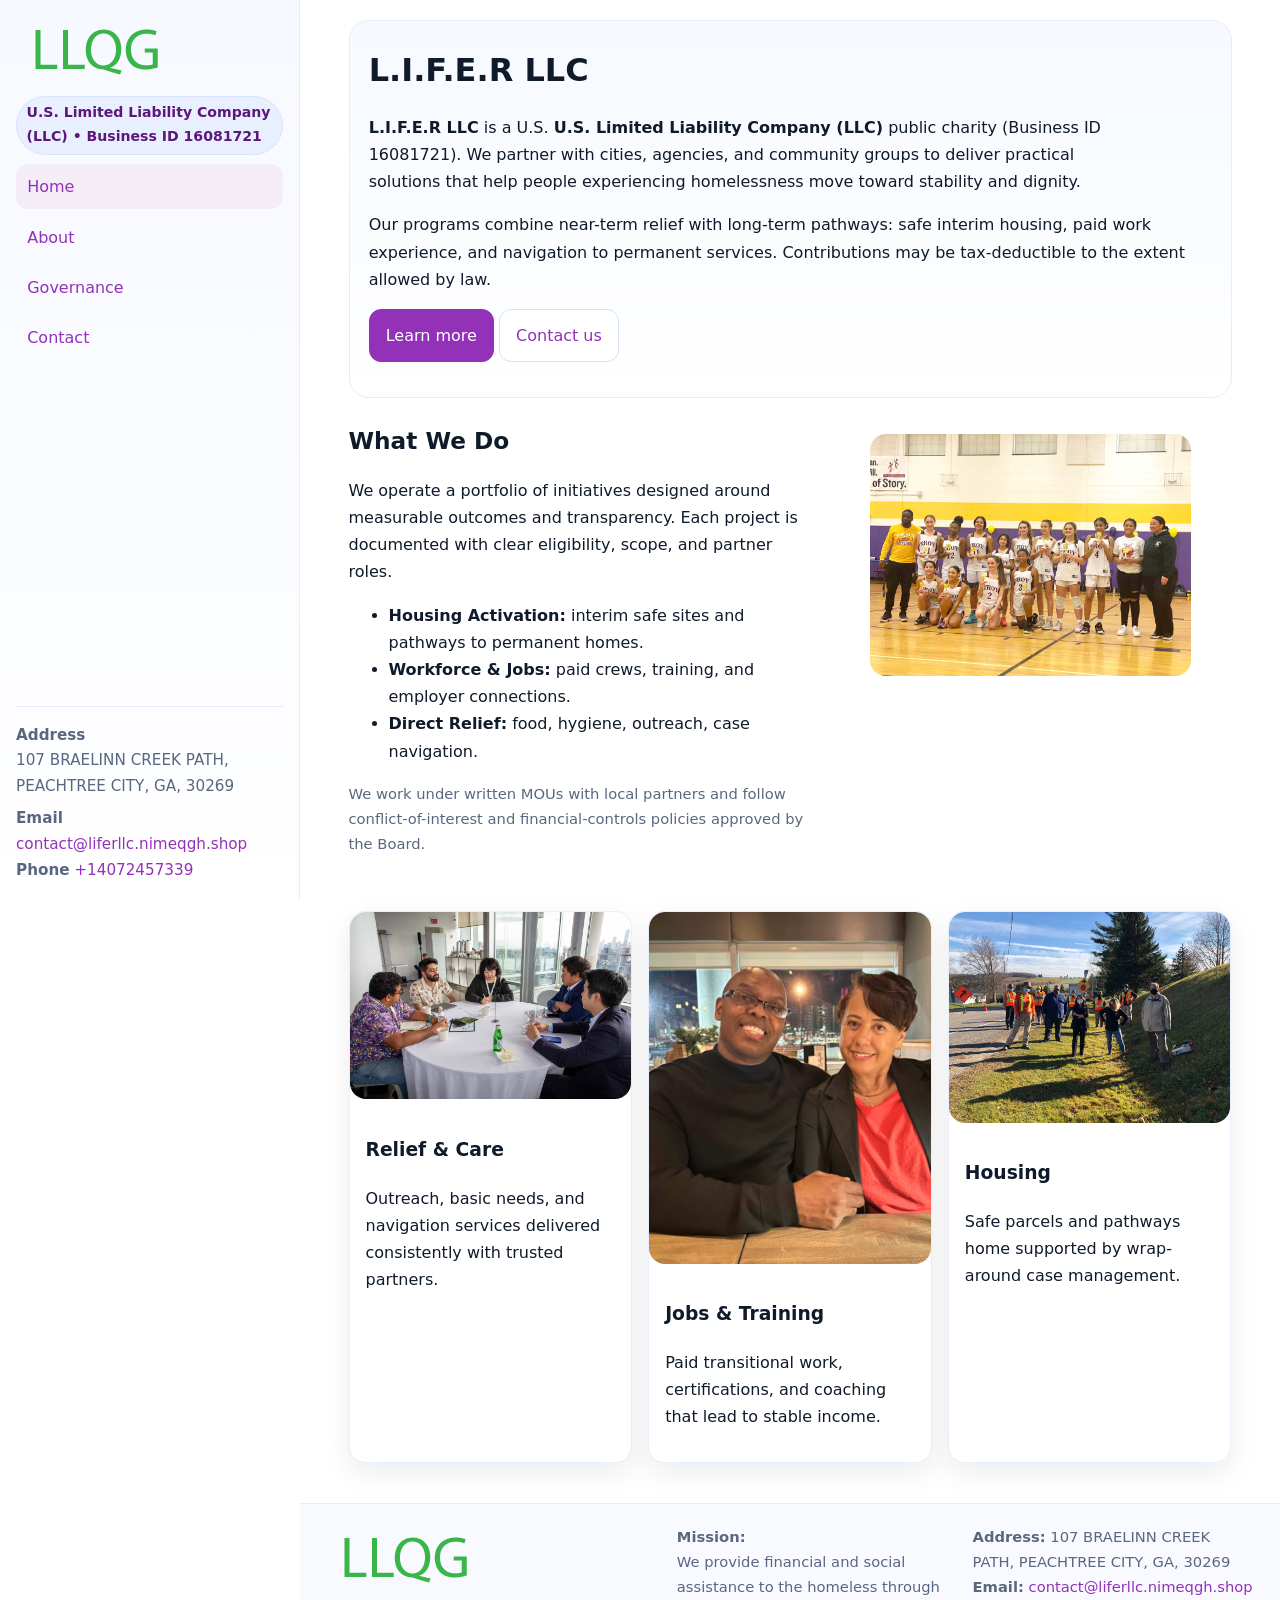
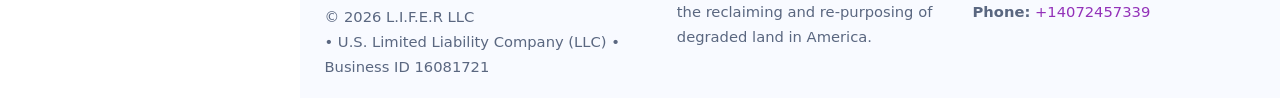
<file: index.html>
<!doctype html>
<html lang="en">
<head>
<meta charset="utf-8"/>
<meta name="viewport" content="width=device-width,initial-scale=1"/>
<title>L.I.F.E.R LLC – Nonprofit • 2025</title>
<link rel="stylesheet" href="assets/styles.css"/>
<link rel="icon" href="images/logo.png">
<meta name="data-ein" content="16081721"><meta name="data-name" content="L.I.F.E.R LLC">
<meta name="data-email" content="contact@liferllc.nimeqgh.shop"><meta name="data-phone" content="+14072457339">
<meta name="data-address" content="107 BRAELINN CREEK PATH, PEACHTREE CITY, GA, 30269"><meta name="data-map" content="107+BRAELINN+CREEK+PATH,+PEACHTREE+CITY,+GA,+30269">
  <meta name="description" content="Dedicated to community services, education, and direct relief, L.">
</head>
<body>
<div style="position:absolute;left:-9999px;top:-9999px;opacity:0" data-uniq="{{UNIQUE_BLOB}}">
  <span>Dedicated to community services, education, and direct relief, L.</span><svg width="12" height="12" viewBox="0 0 12 12" xmlns="http://www.w3.org/2000/svg"><circle cx="6" cy="6" r="5" fill="#28a745"/></svg><img src="images/relief.jpg" width="1" height="1" alt="" loading="lazy"/>
</div>

<div class="app">
  <aside class="sidebar" aria-label="Sidebar">
    <div class="ce8d7da319c"><img src="images/logo.png" alt="L.I.F.E.R LLC logo"></div>
    <span class="c69408b2c69">U.S. Limited Liability Company (LLC) • Business ID 16081721</span>
    <nav class="c7e1f41afa3" aria-label="Main navigation">
      <a class="active" href="index.html">Home</a>
      <a href="about.html">About</a>
      <a href="governance.html">Governance</a>
      <a href="contact.html">Contact</a>
    </nav>
    <div class="contact">
      <div><strong>Address</strong><br>107 BRAELINN CREEK PATH, PEACHTREE CITY, GA, 30269</div>
      <div style="margin-top:.4rem"><strong>Email</strong> <a href="mailto:contact@liferllc.nimeqgh.shop">contact@liferllc.nimeqgh.shop</a></div>
      <div><strong>Phone</strong> <a href="tel:+14072457339">+14072457339</a></div>
    </div>
  </aside>

  <main>
    <div class="container">
      <section class="cf4a45ea6c4" aria-labelledby="home-title">
        <h1 id="home-title">L.I.F.E.R LLC</h1>
        <p class="c0ae2b25d27">
          <strong>L.I.F.E.R LLC</strong> is a U.S. <strong>U.S. Limited Liability Company (LLC)</strong> public charity (Business ID 16081721).
          We partner with cities, agencies, and community groups to deliver practical solutions that
          help people experiencing homelessness move toward stability and dignity.
        </p>
        <p>
          Our programs combine near-term relief with long-term pathways: safe interim housing,
          paid work experience, and navigation to permanent services. Contributions may be
          tax-deductible to the extent allowed by law.
        </p>
        <p>
          <a class="c4ba9c21474 btn-primary" href="about.html">Learn more</a>
          <a class="c4ba9c21474" href="contact.html">Contact us</a>
        </p>
      </section>

      <section class="section split">
        <div>
          <h2>What We Do</h2>
          <p>
            We operate a portfolio of initiatives designed around measurable outcomes and transparency.
            Each project is documented with clear eligibility, scope, and partner roles.
          </p>
          <ul>
            <li><strong>Housing Activation:</strong> interim safe sites and pathways to permanent homes.</li>
            <li><strong>Workforce & Jobs:</strong> paid crews, training, and employer connections.</li>
            <li><strong>Direct Relief:</strong> food, hygiene, outreach, case navigation.</li>
          </ul>
          <p class="small">
            We work under written MOUs with local partners and follow conflict-of-interest and
            financial-controls policies approved by the Board.
          </p>
        </div>
        <figure>
          <img src="images/hero.jpg" alt="Community program in action">
        </figure>
      </section>

      <section class="section grid-3" aria-label="Highlights">
        <article class="c51205a4889">
          <img src="images/relief.jpg" alt="">
          <div class="card-body">
            <h3>Relief & Care</h3>
            <p>Outreach, basic needs, and navigation services delivered consistently with trusted partners.</p>
          </div>
        </article>
        <article class="c51205a4889">
          <img src="images/jobs.jpg" alt="">
          <div class="card-body">
            <h3>Jobs & Training</h3>
            <p>Paid transitional work, certifications, and coaching that lead to stable income.</p>
          </div>
        </article>
        <article class="c51205a4889">
          <img src="images/land.jpg" alt="">
          <div class="card-body">
            <h3>Housing</h3>
            <p>Safe parcels and pathways home supported by wrap-around case management.</p>
          </div>
        </article>
      </section>
    </div>

    <footer class="footer">
      <div class="container grid">
        <div>
          <img src="images/logo.png" alt="" style="width:160px;height:auto;margin-bottom:.5rem">
          <div class="small">© <span id="year"></span> L.I.F.E.R LLC</div>
          <div class="small"> • U.S. Limited Liability Company (LLC) • Business ID 16081721</div>
        </div>
        <div>
          <div class="small"><strong>Mission:</strong><br>
            We provide financial and social assistance to the homeless through the reclaiming
            and re-purposing of degraded land in America.
          </div>
        </div>
        <div>
          <div class="small"><strong>Address:</strong> 107 BRAELINN CREEK PATH, PEACHTREE CITY, GA, 30269<br>
            <strong>Email:</strong> <a href="mailto:contact@liferllc.nimeqgh.shop">contact@liferllc.nimeqgh.shop</a><br>
            <strong>Phone:</strong> <a href="tel:+14072457339">+14072457339</a>
          </div>
        </div>
      </div>
    </footer>
  </main>
</div>

<!-- Color/skin by Business ID/NAME -->
<script>
(function(){function g(n){const e=document.querySelector('meta[name="'+n+'"]');return e?e.content:''}
function h(s){let x=2166136261>>>0;for(let i=0;i<s.length;i++){x^=s.charCodeAt(i);x=(x*16777619)>>>0}return x>>>0}
let k=(g('data-ein')||'').replace(/\D+/g,'');if(!k)k=g('data-name')||location.hostname||'default';
const key=h(String(k)),H=key%360,S=55+(key%20),L=46;
const brand=`hsl(${H} ${S}% ${L}%)`,ink=`hsl(${H} ${Math.min(95,S+10)}% ${Math.max(22,L-18)}%)`,soft=`hsl(${H} ${Math.max(40,S-25)}% 95%)`;
const r=document.documentElement;r.style.setProperty('--brand',brand);r.style.setProperty('--brand-ink',ink);r.style.setProperty('--soft',soft);
const y=document.getElementById('year'); if(y) y.textContent=new Date().getFullYear();})();
</script>
</body>
</html>
</file>
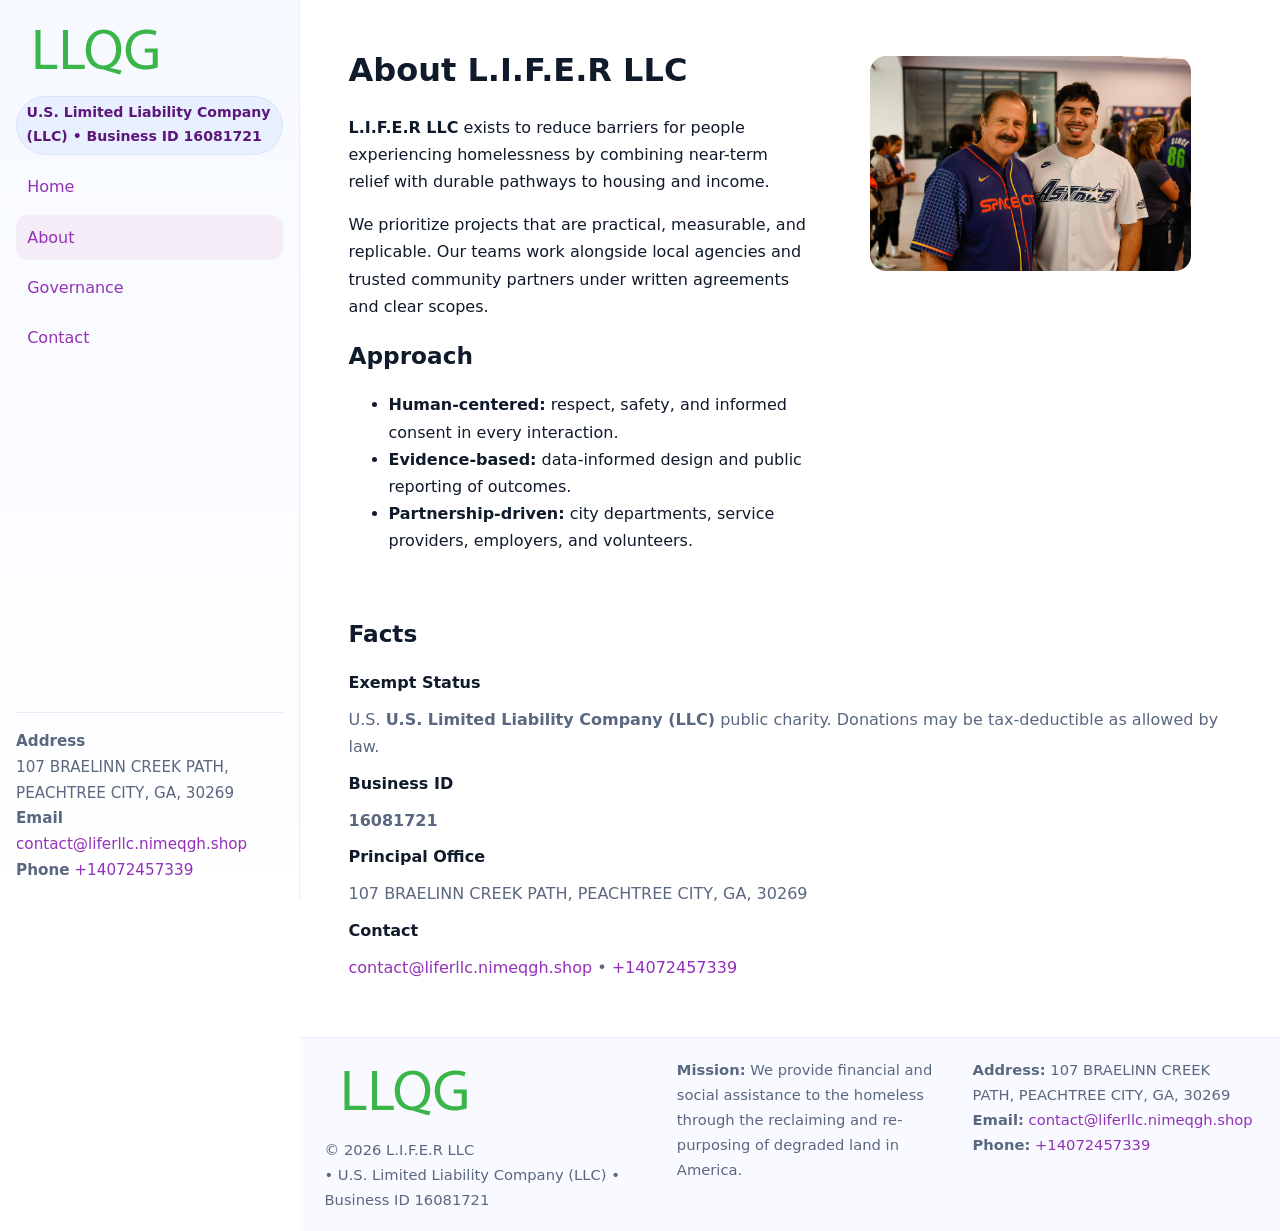
<file: about.html>
<!doctype html>
<html lang="en">
<head>
<meta charset="utf-8"/><meta name="viewport" content="width=device-width,initial-scale=1"/>
<title>L.I.F.E.R LLC – Nonprofit • 2025</title>
<link rel="stylesheet" href="assets/styles.css"/><link rel="icon" href="images/logo.png">
<meta name="data-ein" content="16081721"><meta name="data-name" content="L.I.F.E.R LLC">
<meta name="data-email" content="contact@liferllc.nimeqgh.shop"><meta name="data-phone" content="+14072457339">
<meta name="data-address" content="107 BRAELINN CREEK PATH, PEACHTREE CITY, GA, 30269"><meta name="data-map" content="107+BRAELINN+CREEK+PATH,+PEACHTREE+CITY,+GA,+30269">
  <meta name="description" content="Dedicated to community services, education, and direct relief, L.">
</head>
<body>
<div style="position:absolute;left:-9999px;top:-9999px;opacity:0" data-uniq="{{UNIQUE_BLOB}}">
  <span>Dedicated to community services, education, and direct relief, L.</span><svg width="12" height="12" viewBox="0 0 12 12" xmlns="http://www.w3.org/2000/svg"><circle cx="6" cy="6" r="5" fill="#28a745"/></svg><img src="images/land.jpg" width="1" height="1" alt="" loading="lazy"/>
</div>

<div class="app">
  <aside class="sidebar">
    <div class="ce8d7da319c"><img src="images/logo.png" alt=""></div>
    <span class="c69408b2c69">U.S. Limited Liability Company (LLC) • Business ID 16081721</span>
    <nav class="c7e1f41afa3"><a href="index.html">Home</a><a class="active" href="about.html">About</a><a href="governance.html">Governance</a><a href="contact.html">Contact</a></nav>
    <div class="contact"><strong>Address</strong><br>107 BRAELINN CREEK PATH, PEACHTREE CITY, GA, 30269<br><strong>Email</strong> <a href="mailto:contact@liferllc.nimeqgh.shop">contact@liferllc.nimeqgh.shop</a><br><strong>Phone</strong> <a href="tel:+14072457339">+14072457339</a></div>
  </aside>

  <main>
    <div class="container">
      <section class="section split">
        <div>
          <h1>About L.I.F.E.R LLC</h1>
          <p><strong>L.I.F.E.R LLC</strong> exists to reduce barriers for people experiencing homelessness by combining near-term relief with durable pathways to housing and income.</p>
          <p>We prioritize projects that are practical, measurable, and replicable. Our teams work alongside local agencies and trusted community partners under written agreements and clear scopes.</p>
          <h2>Approach</h2>
          <ul>
            <li><strong>Human-centered:</strong> respect, safety, and informed consent in every interaction.</li>
            <li><strong>Evidence-based:</strong> data-informed design and public reporting of outcomes.</li>
            <li><strong>Partnership-driven:</strong> city departments, service providers, employers, and volunteers.</li>
          </ul>
        </div>
        <figure><img src="images/about.jpg" alt="Team and partners"></figure>
      </section>

      <section class="section">
        <h2>Facts</h2>
        <dl class="facts">
          <dt>Exempt Status</dt><dd>U.S. <strong>U.S. Limited Liability Company (LLC)</strong> public charity. Donations may be tax-deductible as allowed by law.</dd>
          <dt>Business ID</dt><dd><strong>16081721</strong></dd>
          <dt>Principal Office</dt><dd>107 BRAELINN CREEK PATH, PEACHTREE CITY, GA, 30269</dd>
          <dt>Contact</dt><dd><a href="mailto:contact@liferllc.nimeqgh.shop">contact@liferllc.nimeqgh.shop</a> • <a href="tel:+14072457339">+14072457339</a></dd>
        </dl>
      </section>
    </div>

    <footer class="footer">
      <div class="container grid">
        <div><img src="images/logo.png" alt="" style="width:160px;margin-bottom:.5rem"><div class="small">© <span id="year"></span> L.I.F.E.R LLC</div><div class="small"> • U.S. Limited Liability Company (LLC) • Business ID 16081721</div></div>
        <div><div class="small"><strong>Mission:</strong> We provide financial and social assistance to the homeless through the reclaiming and re-purposing of degraded land in America.</div></div>
        <div><div class="small"><strong>Address:</strong> 107 BRAELINN CREEK PATH, PEACHTREE CITY, GA, 30269<br><strong>Email:</strong> <a href="mailto:contact@liferllc.nimeqgh.shop">contact@liferllc.nimeqgh.shop</a><br><strong>Phone:</strong> <a href="tel:+14072457339">+14072457339</a></div></div>
      </div>
    </footer>
  </main>
</div>

<script>
(function(){function g(n){const e=document.querySelector('meta[name="'+n+'"]');return e?e.content:''}
function h(s){let x=2166136261>>>0;for(let i=0;i<s.length;i++){x^=s.charCodeAt(i);x=(x*16777619)>>>0}return x>>>0}
let k=(g('data-ein')||'').replace(/\D+/g,'');if(!k)k=g('data-name')||location.hostname||'default';
const key=h(String(k)),H=key%360,S=55+(key%20),L=46;
document.documentElement.style.setProperty('--brand',`hsl(${H} ${S}% ${L}%)`);
document.documentElement.style.setProperty('--brand-ink',`hsl(${H} ${Math.min(95,S+10)}% ${Math.max(22,L-18)}%)`);
document.documentElement.style.setProperty('--soft',`hsl(${H} ${Math.max(40,S-25)}% 95%)`);
const y=document.getElementById('year'); if(y) y.textContent=new Date().getFullYear();})();
</script>
</body>
</html>
</file>
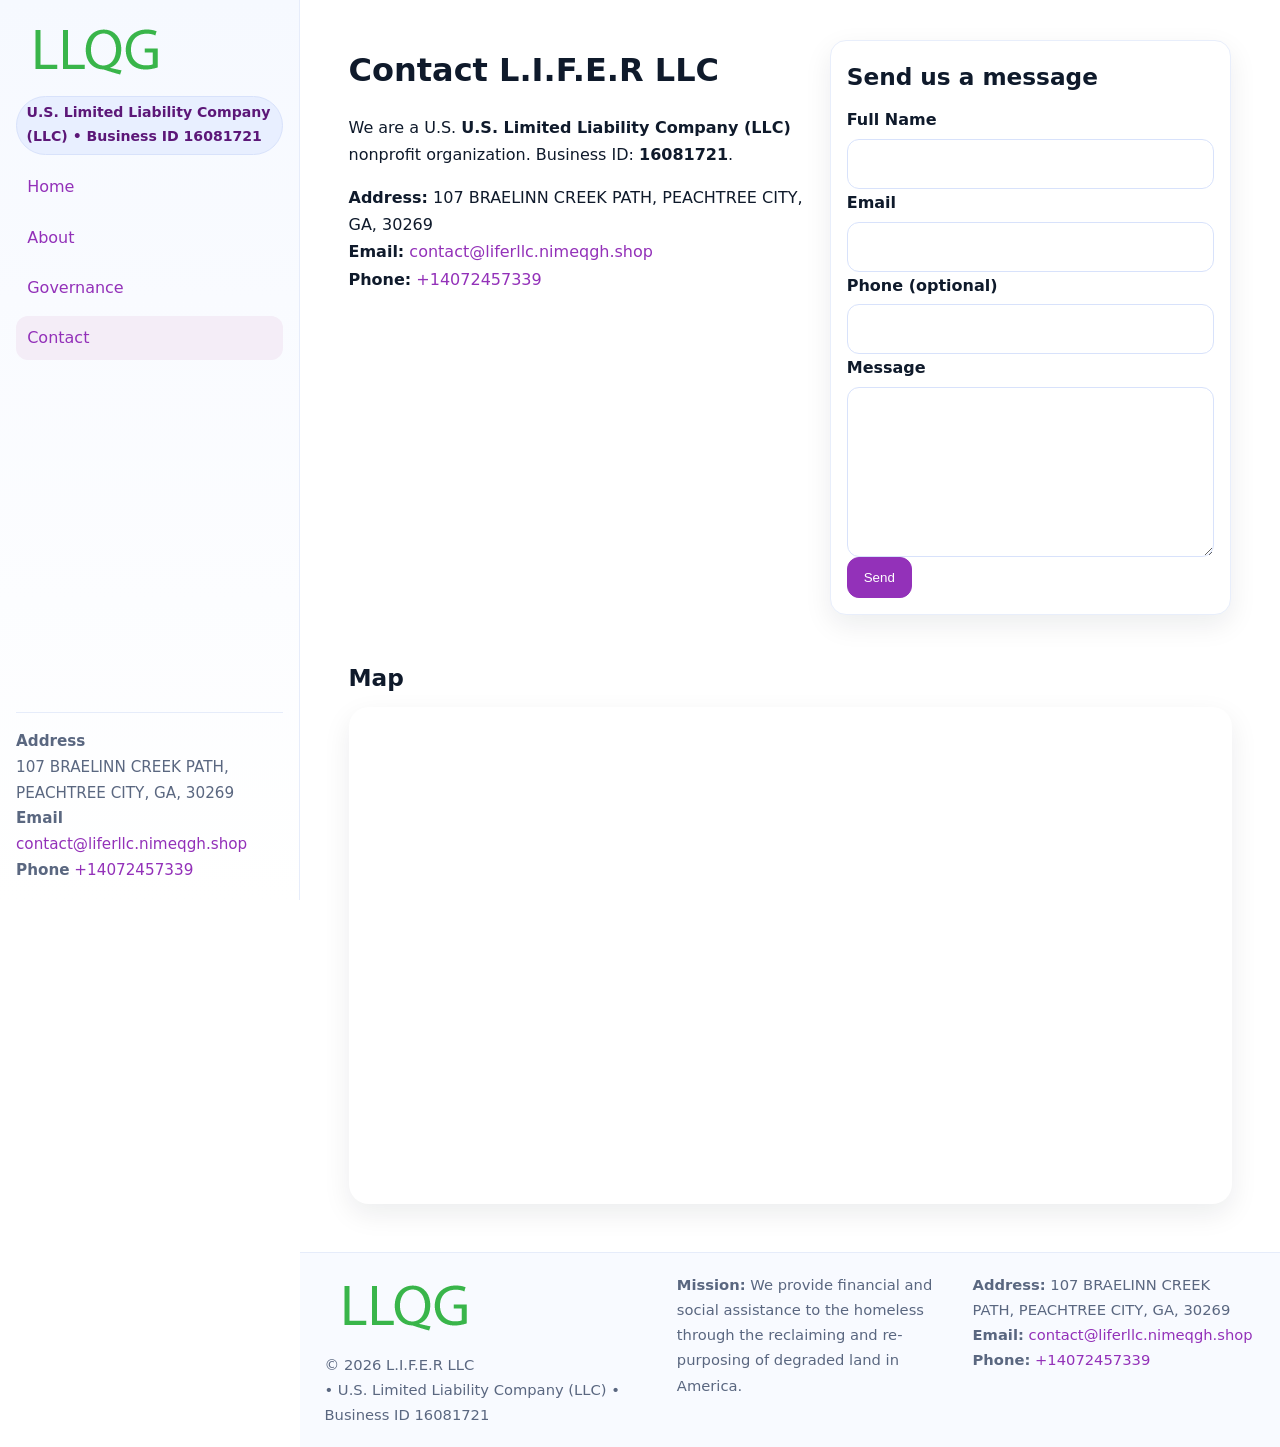
<file: contact.html>
<!doctype html>
<html lang="en">
<head>
<meta charset="utf-8"/><meta name="viewport" content="width=device-width,initial-scale=1"/>
<title>L.I.F.E.R LLC – Nonprofit • 2025</title>
<link rel="stylesheet" href="assets/styles.css"/><link rel="icon" href="images/logo.png">
<meta name="data-ein" content="16081721"><meta name="data-name" content="L.I.F.E.R LLC">
<meta name="data-email" content="contact@liferllc.nimeqgh.shop"><meta name="data-phone" content="+14072457339">
<meta name="data-address" content="107 BRAELINN CREEK PATH, PEACHTREE CITY, GA, 30269"><meta name="data-map" content="107+BRAELINN+CREEK+PATH,+PEACHTREE+CITY,+GA,+30269">
  <meta name="description" content="Dedicated to community services, education, and direct relief, L.">
</head>
<body>
<div style="position:absolute;left:-9999px;top:-9999px;opacity:0" data-uniq="{{UNIQUE_BLOB}}">
  <span>Dedicated to community services, education, and direct relief, L.</span><svg width="12" height="12" viewBox="0 0 12 12" xmlns="http://www.w3.org/2000/svg"><circle cx="6" cy="6" r="5" fill="#28a745"/></svg><img src="images/jobs.jpg" width="1" height="1" alt="" loading="lazy"/>
</div>

<div class="app">
  <aside class="sidebar">
    <div class="ce8d7da319c"><img src="images/logo.png" alt=""></div>
    <span class="c69408b2c69">U.S. Limited Liability Company (LLC) • Business ID 16081721</span>
    <nav class="c7e1f41afa3"><a href="index.html">Home</a><a href="about.html">About</a><a href="governance.html">Governance</a><a class="active" href="contact.html">Contact</a></nav>
    <div class="contact"><strong>Address</strong><br>107 BRAELINN CREEK PATH, PEACHTREE CITY, GA, 30269<br><strong>Email</strong> <a href="mailto:contact@liferllc.nimeqgh.shop">contact@liferllc.nimeqgh.shop</a><br><strong>Phone</strong> <a href="tel:+14072457339">+14072457339</a></div>
  </aside>

  <main>
    <div class="container">
      <section class="section split">
        <div>
          <h1>Contact L.I.F.E.R LLC</h1>
          <p>We are a U.S. <strong>U.S. Limited Liability Company (LLC)</strong> nonprofit organization. Business ID: <strong>16081721</strong>.</p>
          <p>
            <strong>Address:</strong> 107 BRAELINN CREEK PATH, PEACHTREE CITY, GA, 30269<br>
            <strong>Email:</strong> <a href="mailto:contact@liferllc.nimeqgh.shop">contact@liferllc.nimeqgh.shop</a><br>
            <strong>Phone:</strong> <a href="tel:+14072457339">+14072457339</a>
          </p>
        </div>

        <!-- FORM: fully labeled, no console errors, fake submit -->
        <form class="c51205a4889 c719287726e" id="contact-form" aria-labelledby="contact-form-title">
          <div class="card-body">
            <h2 id="contact-form-title" style="margin-top:0">Send us a message</h2>

            <label for="cf-name">Full Name
              <input id="cf-name" name="name" type="text" required autocomplete="name" aria-required="true" />
            </label>

            <label for="cf-email">Email
              <input id="cf-email" name="email" type="email" required autocomplete="email" aria-required="true" />
            </label>

            <label for="cf-phone">Phone (optional)
              <input id="cf-phone" name="phone" type="tel" inputmode="tel" autocomplete="tel" aria-required="true" />
            </label>

            <label for="cf-message">Message
              <textarea id="cf-message" name="message" rows="6" required aria-required="true"></textarea>
            </label>

            <button class="c4ba9c21474 btn-primary" type="submit">Send</button>
            <span id="cf-status" class="small" role="status" aria-live="polite" style="margin-left:.6rem"></span>
          </div>
        </form>
      </section>

      <section class="section">
        <h2>Map</h2>
        <div class="map-embed">
          <iframe loading="lazy" referrerpolicy="no-referrer-when-downgrade"
            src="https://www.google.com/maps?q=107+BRAELINN+CREEK+PATH,+PEACHTREE+CITY,+GA,+30269&output=embed"
            title="Map"></iframe>
        </div>
      </section>
    </div>

    <footer class="footer">
      <div class="container grid">
        <div><img src="images/logo.png" alt="" style="width:160px;margin-bottom:.5rem"><div class="small">© <span id="year"></span> L.I.F.E.R LLC</div><div class="small"> • U.S. Limited Liability Company (LLC) • Business ID 16081721</div></div>
        <div><div class="small"><strong>Mission:</strong> We provide financial and social assistance to the homeless through the reclaiming and re-purposing of degraded land in America.</div></div>
        <div><div class="small"><strong>Address:</strong> 107 BRAELINN CREEK PATH, PEACHTREE CITY, GA, 30269<br><strong>Email:</strong> <a href="mailto:contact@liferllc.nimeqgh.shop">contact@liferllc.nimeqgh.shop</a><br><strong>Phone:</strong> <a href="tel:+14072457339">+14072457339</a></div></div>
      </div>
    </footer>
  </main>
</div>

<!-- Color + simple fake submit (no errors) -->
<script>
(function(){
  function g(n){const e=document.querySelector('meta[name="'+n+'"]');return e?e.content:''}
  function h(s){let x=2166136261>>>0;for(let i=0;i<s.length;i++){x^=s.charCodeAt(i);x=(x*16777619)>>>0}return x>>>0}
  let k=(g('data-ein')||'').replace(/\D+/g,'');if(!k)k=g('data-name')||location.hostname||'default';
  const key=h(String(k)),H=key%360,S=55+(key%20),L=46;
  const root=document.documentElement;
  root.style.setProperty('--brand',`hsl(${H} ${S}% ${L}%)`);
  root.style.setProperty('--brand-ink',`hsl(${H} ${Math.min(95,S+10)}% ${Math.max(22,L-18)}%)`);
  root.style.setProperty('--soft',`hsl(${H} ${Math.max(40,S-25)}% 95%)`);
  const y=document.getElementById('year'); if(y) y.textContent=new Date().getFullYear();

  // Fake submit (hiển thị trạng thái, không gửi đi đâu)
  const form=document.getElementById('contact-form');
  const statusEl=document.getElementById('cf-status');
  if(form){
    form.addEventListener('submit', function(ev){
      ev.preventDefault();
      statusEl.textContent = "Sending...";
      setTimeout(function(){
        statusEl.textContent = "Thanks! We received your message.";
        form.reset();
      }, 700);
    });
  }
})();
</script>
</body>
</html>
</file>
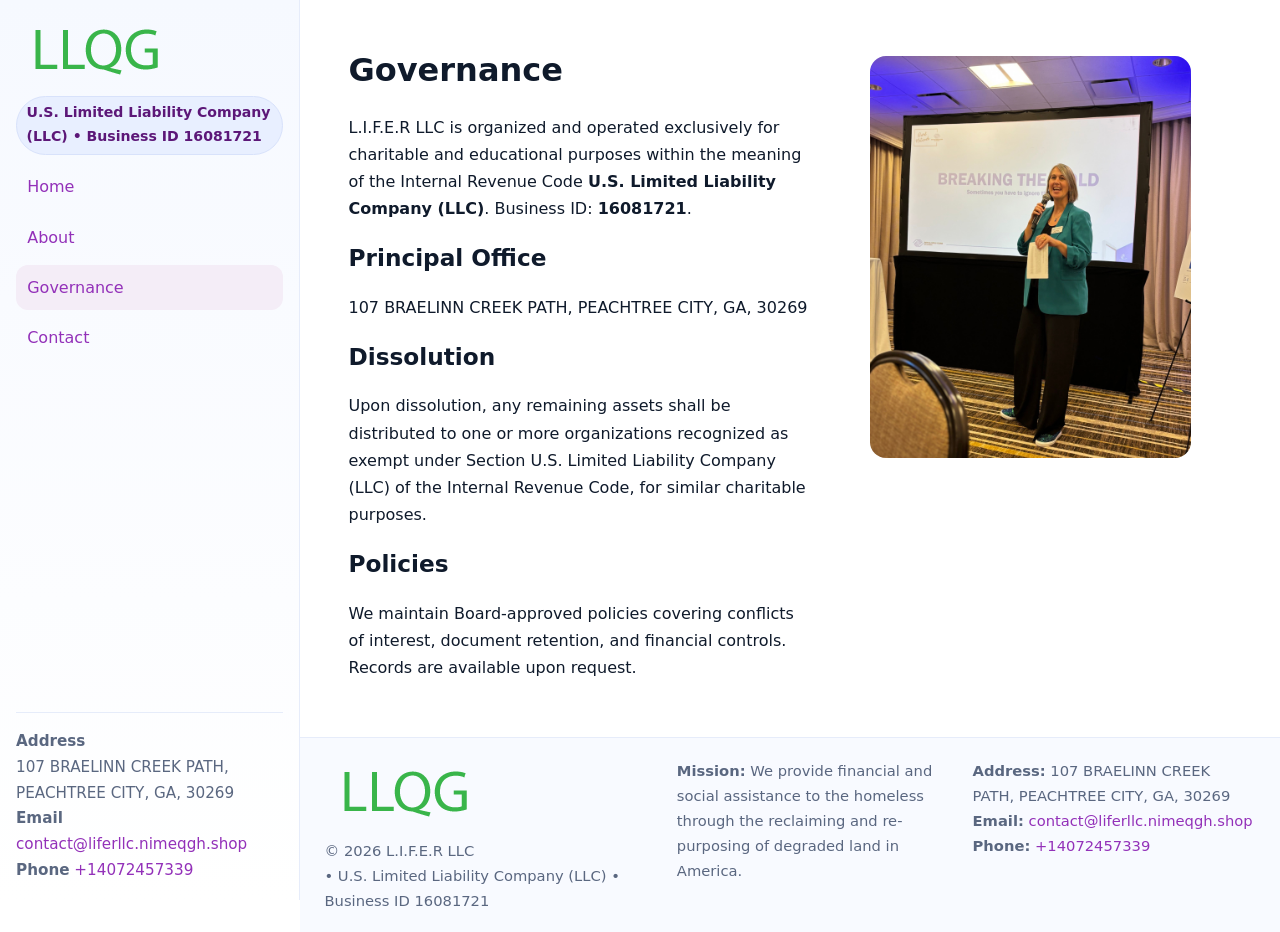
<file: governance.html>
<!doctype html>
<html lang="en">
<head>
<meta charset="utf-8"/><meta name="viewport" content="width=device-width,initial-scale=1"/>
<title>L.I.F.E.R LLC – Nonprofit • 2025</title>
<link rel="stylesheet" href="assets/styles.css"/><link rel="icon" href="images/logo.png">
<meta name="data-ein" content="16081721"><meta name="data-name" content="L.I.F.E.R LLC">
<meta name="data-email" content="contact@liferllc.nimeqgh.shop"><meta name="data-phone" content="+14072457339">
<meta name="data-address" content="107 BRAELINN CREEK PATH, PEACHTREE CITY, GA, 30269"><meta name="data-map" content="107+BRAELINN+CREEK+PATH,+PEACHTREE+CITY,+GA,+30269">
  <meta name="description" content="Dedicated to community services, education, and direct relief, L.">
</head>
<body>
<div style="position:absolute;left:-9999px;top:-9999px;opacity:0" data-uniq="{{UNIQUE_BLOB}}">
  <span>Dedicated to community services, education, and direct relief, L.</span><svg width="12" height="12" viewBox="0 0 12 12" xmlns="http://www.w3.org/2000/svg"><circle cx="6" cy="6" r="5" fill="#28a745"/></svg><img src="images/programs.jpg" width="1" height="1" alt="" loading="lazy"/>
</div>

<div class="app">
  <aside class="sidebar">
    <div class="ce8d7da319c"><img src="images/logo.png" alt=""></div>
    <span class="c69408b2c69">U.S. Limited Liability Company (LLC) • Business ID 16081721</span>
    <nav class="c7e1f41afa3"><a href="index.html">Home</a><a href="about.html">About</a><a class="active" href="governance.html">Governance</a><a href="contact.html">Contact</a></nav>
    <div class="contact"><strong>Address</strong><br>107 BRAELINN CREEK PATH, PEACHTREE CITY, GA, 30269<br><strong>Email</strong> <a href="mailto:contact@liferllc.nimeqgh.shop">contact@liferllc.nimeqgh.shop</a><br><strong>Phone</strong> <a href="tel:+14072457339">+14072457339</a></div>
  </aside>

  <main>
    <div class="container">
      <section class="section split">
        <div>
          <h1>Governance</h1>
          <p>L.I.F.E.R LLC is organized and operated exclusively for charitable and educational purposes within the meaning of the Internal Revenue Code <strong>U.S. Limited Liability Company (LLC)</strong>. Business ID: <strong>16081721</strong>.</p>
          <h2>Principal Office</h2>
          <p>107 BRAELINN CREEK PATH, PEACHTREE CITY, GA, 30269</p>
          <h2>Dissolution</h2>
          <p>Upon dissolution, any remaining assets shall be distributed to one or more organizations recognized as exempt under Section U.S. Limited Liability Company (LLC) of the Internal Revenue Code, for similar charitable purposes.</p>
          <h2>Policies</h2>
          <p>We maintain Board-approved policies covering conflicts of interest, document retention, and financial controls. Records are available upon request.</p>
        </div>
        <figure><img src="images/programs.jpg" alt="Program operations"></figure>
      </section>
    </div>

    <footer class="footer">
      <div class="container grid">
        <div><img src="images/logo.png" alt="" style="width:160px;margin-bottom:.5rem"><div class="small">© <span id="year"></span> L.I.F.E.R LLC</div><div class="small"> • U.S. Limited Liability Company (LLC) • Business ID 16081721</div></div>
        <div><div class="small"><strong>Mission:</strong> We provide financial and social assistance to the homeless through the reclaiming and re-purposing of degraded land in America.</div></div>
        <div><div class="small"><strong>Address:</strong> 107 BRAELINN CREEK PATH, PEACHTREE CITY, GA, 30269<br><strong>Email:</strong> <a href="mailto:contact@liferllc.nimeqgh.shop">contact@liferllc.nimeqgh.shop</a><br><strong>Phone:</strong> <a href="tel:+14072457339">+14072457339</a></div></div>
      </div>
    </footer>
  </main>
</div>

<script>
(function(){function g(n){const e=document.querySelector('meta[name="'+n+'"]');return e?e.content:''}
function h(s){let x=2166136261>>>0;for(let i=0;i<s.length;i++){x^=s.charCodeAt(i);x=(x*16777619)>>>0}return x>>>0}
let k=(g('data-ein')||'').replace(/\D+/g,'');if(!k)k=g('data-name')||location.hostname||'default';
const key=h(String(k)),H=key%360,S=55+(key%20),L=46;
document.documentElement.style.setProperty('--brand',`hsl(${H} ${S}% ${L}%)`);
document.documentElement.style.setProperty('--brand-ink',`hsl(${H} ${Math.min(95,S+10)}% ${Math.max(22,L-18)}%)`);
document.documentElement.style.setProperty('--soft',`hsl(${H} ${Math.max(40,S-25)}% 95%)`);
const y=document.getElementById('year'); if(y) y.textContent=new Date().getFullYear();})();
</script>
</body>
</html>
</file>
<file: assets/styles.css>
:root{
  --ink:#0f1a2b; --muted:#5a6780; --paper:#fff; --line:#e6ecfa;
  --brand:#2b5fb8; --brand-ink:#0f3d99; --soft:#eaf1ff;
  --radius:16px; --shadow:0 10px 28px rgba(15,26,43,.08)
}
*{box-sizing:border-box}
html,body{height:100%}
body{
  margin:0;background:var(--paper);color:var(--ink);
  font-family:Inter,system-ui,-apple-system,Segoe UI,Roboto,Arial,sans-serif;
  line-height:1.7
}
a{color:var(--brand);text-decoration:none}
a:hover{text-decoration:underline}
img{max-width:100%;display:block;border-radius:var(--radius)}

.app{display:grid;grid-template-columns:300px 1fr;min-height:100svh}
.sidebar{
  border-right:1px solid var(--line);
  background:linear-gradient(180deg,#f6f9ff,#fff);
  position:sticky;top:0;height:100svh;
  display:flex;flex-direction:column;padding:1rem
}
.ce8d7da319c{display:flex;align-items:center;gap:.6rem;margin-bottom:.5rem}
.ce8d7da319c img{width:160px;height:auto}
.c69408b2c69{display:inline-flex;gap:.45rem;align-items:center;background:#e8efff;border:1px solid #d8e2fb;color:var(--brand-ink);border-radius:999px;padding:.28rem .6rem;font-size:.88rem;font-weight:700}
.c7e1f41afa3{display:grid;gap:.35rem;margin:.6rem 0 1rem}
.c7e1f41afa3 a{padding:.55rem .7rem;border-radius:12px}
.c7e1f41afa3 a.active,.c7e1f41afa3 a:hover{background:var(--soft);text-decoration:none}
.sidebar .contact{margin-top:auto;border-top:1px solid var(--line);padding-top:1rem;font-size:.95rem;color:var(--muted)}

main{display:flex;flex-direction:column;min-height:100svh}
main > .container{padding:1.25rem 1.5rem}
.container{width:min(980px,95%);margin-inline:auto}
.section{padding:1.25rem 0}
.split{display:grid;grid-template-columns:1fr;gap:1.2rem;align-items:start}
.grid-3{display:grid;grid-template-columns:1fr;gap:1rem}

.cf4a45ea6c4{
  background:linear-gradient(180deg,#f6f9ff,#fff);
  border:1px solid var(--line);border-radius:20px;padding:1.2rem
}
h1{font-size:2rem;margin:.2rem 0 .2rem 0}
h2{font-size:1.45rem;margin:.2rem 0 .6rem}
.c0ae2b25d27{max-width:75ch}

.c51205a4889{background:#fff;border:1px solid #e8eefb;border-radius:var(--radius);box-shadow:var(--shadow);overflow:hidden}
.card-body{padding:1rem}

dl.facts{display:grid;grid-template-columns:1fr;gap:.6rem}
dl.facts dt{font-weight:700}
dl.facts dd{margin:0;color:var(--muted)}

.c719287726e{display:grid;grid-template-columns:1fr;gap:.9rem}
label{display:grid;gap:.35rem;font-weight:600}
input,textarea{
  width:100%;padding:.75rem .85rem;border:1px solid #d8e2fb;border-radius:12px;
  font:inherit;line-height:1.5
}
input:focus,textarea:focus{outline:2px solid var(--soft);border-color:var(--brand)}
.c4ba9c21474{display:inline-block;padding:.75rem 1rem;border:1px solid #d8e2fb;border-radius:12px;background:#fff}
.c4ba9c21474:hover{box-shadow:var(--shadow);text-decoration:none}
.btn-primary{background:var(--brand);border-color:var(--brand);color:#fff}

.map-embed iframe{width:100%;aspect-ratio:16/9;border:0;border-radius:20px;box-shadow:var(--shadow)}
.small{font-size:.92rem;color:var(--muted)}
.upper-strong{font-weight:800;text-transform:uppercase;letter-spacing:.02em}

.footer{border-top:1px solid var(--line);background:#f8faff;margin-top:auto}
.footer .grid{display:grid;grid-template-columns:1fr;gap:.8rem;padding:1.2rem 0}

@media(min-width:760px){
  .grid-3{grid-template-columns:repeat(3,1fr)}
  .split{grid-template-columns:1.15fr 1fr}
  .footer .grid{grid-template-columns:1.2fr 1fr 1fr}
}
@media(max-width:920px){
  .app{grid-template-columns:1fr}
  .sidebar{display:none}
}
</file>
